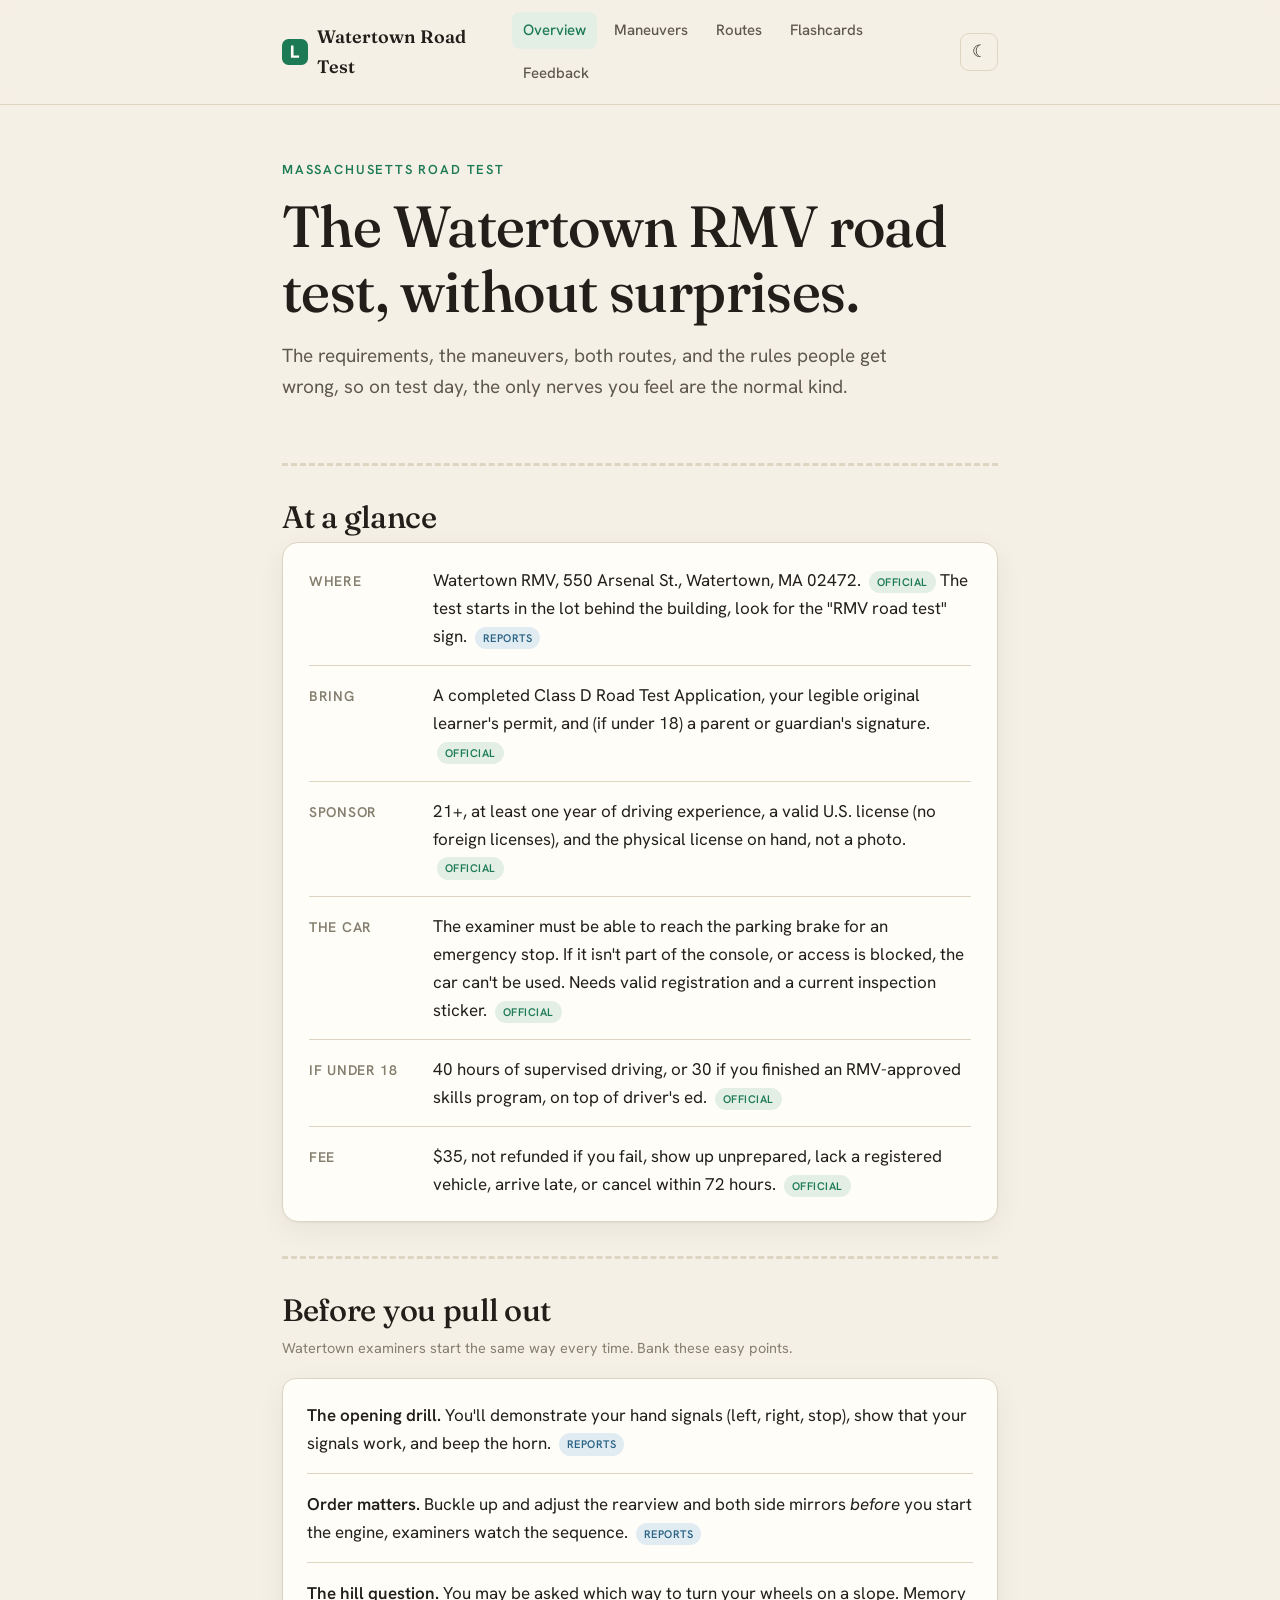
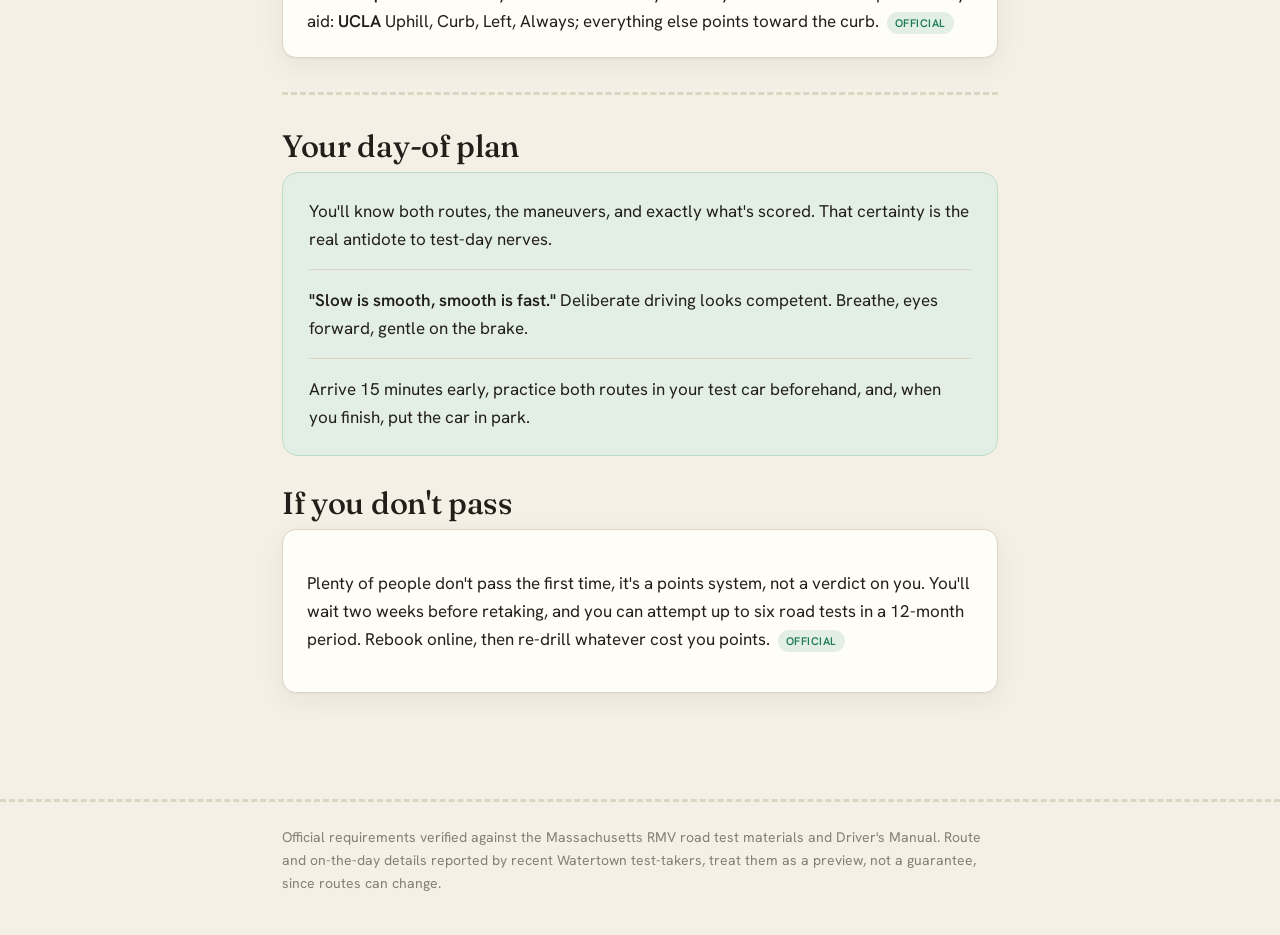
<file: index.html>
<!DOCTYPE html>
<html lang="en">
<head>
<meta charset="UTF-8">
<meta name="viewport" content="width=device-width, initial-scale=1.0">
<title>Watertown RMV Road Test Guide, What to Expect</title>
<meta name="description" content="A free, calm, in-depth guide to the Massachusetts road test at the Watertown RMV: requirements, maneuvers, both routes, and the rules people get wrong.">

<meta property="og:type" content="website">
<meta property="og:title" content="Watertown RMV Road Test Guide, What to Expect">
<meta property="og:description" content="Routes, maneuvers, scored items, and car requirements for the Watertown road test, so nerves don't decide your result.">
<meta property="og:image" content="og-image.png">
<meta property="og:url" content="https://USERNAME.github.io/watertown-road-test/">
<link rel="icon" href="favicon.svg" type="image/svg+xml">
<link rel="preconnect" href="https://fonts.googleapis.com">
<link rel="preconnect" href="https://fonts.gstatic.com" crossorigin>
<link href="https://fonts.googleapis.com/css2?family=Fraunces:opsz,wght@9..144,400;9..144,500;9..144,600&family=Hanken+Grotesk:wght@400;500;600&display=swap" rel="stylesheet">
<link rel="stylesheet" href="styles.css">
<script>(function(){try{var t=localStorage.getItem('theme');if(t==='dark'||(!t&&matchMedia('(prefers-color-scheme: dark)').matches)){document.documentElement.setAttribute('data-theme','dark');}}catch(e){}})();</script>
</head>
<body>

<header class="site-header">
  <div class="nav-inner">
    <a class="brand" href="index.html"><img src="favicon.svg" alt=""> Watertown Road Test</a>
    <nav class="site-nav" aria-label="Main">
      <a href="index.html" aria-current="page">Overview</a>
      <a href="maneuvers.html">Maneuvers</a>
      <a href="routes.html">Routes</a>
      <a href="flashcards.html">Flashcards</a>
      <a href="contact.html">Feedback</a>
    </nav>
    <button class="theme-toggle" id="themeToggle" aria-label="Toggle dark mode" aria-pressed="false">&#9790;</button>
  </div>
</header>

<main>
  <div class="wrap">
    <section class="hero reveal">
      <p class="eyebrow">Massachusetts road test</p>
      <h1>The Watertown RMV road test, without surprises.</h1>
      <p class="promise">The requirements, the maneuvers, both routes, and the rules people get wrong, so on test day, the only nerves you feel are the normal kind.</p>
    </section>

    <hr class="lane">

    <section class="reveal" aria-labelledby="glance-h">
      <h2 id="glance-h">At a glance</h2>
      <div class="glance">
        <dl>
          <div class="row"><dt>Where</dt><dd>Watertown RMV, 550 Arsenal St., Watertown, MA 02472. <span class="src off">Official</span> The test starts in the lot behind the building, look for the "RMV road test" sign. <span class="src rep">Reports</span></dd></div>
          <div class="row"><dt>Bring</dt><dd>A completed Class D Road Test Application, your legible original learner's permit, and (if under 18) a parent or guardian's signature. <span class="src off">Official</span></dd></div>
          <div class="row"><dt>Sponsor</dt><dd>21+, at least one year of driving experience, a valid U.S. license (no foreign licenses), and the physical license on hand, not a photo. <span class="src off">Official</span></dd></div>
          <div class="row"><dt>The car</dt><dd>The examiner must be able to reach the parking brake for an emergency stop. If it isn't part of the console, or access is blocked, the car can't be used. Needs valid registration and a current inspection sticker. <span class="src off">Official</span></dd></div>
          <div class="row"><dt>If under 18</dt><dd>40 hours of supervised driving, or 30 if you finished an RMV-approved skills program, on top of driver's ed. <span class="src off">Official</span></dd></div>
          <div class="row"><dt>Fee</dt><dd>$35, not refunded if you fail, show up unprepared, lack a registered vehicle, arrive late, or cancel within 72 hours. <span class="src off">Official</span></dd></div>
        </dl>
      </div>
    </section>

    <hr class="lane">

    <section class="reveal" aria-labelledby="before-h">
      <h2 id="before-h">Before you pull out</h2>
      <p class="sub">Watertown examiners start the same way every time. Bank these easy points.</p>
      <div class="card">
        <ul class="pts">
          <li><b>The opening drill.</b> You'll demonstrate your hand signals (left, right, stop), show that your signals work, and beep the horn. <span class="src rep">Reports</span></li>
          <li><b>Order matters.</b> Buckle up and adjust the rearview and both side mirrors <em>before</em> you start the engine, examiners watch the sequence. <span class="src rep">Reports</span></li>
          <li><b>The hill question.</b> You may be asked which way to turn your wheels on a slope. Memory aid: <b>UCLA</b> Uphill, Curb, Left, Always; everything else points toward the curb. <span class="src off">Official</span></li>
        </ul>
      </div>
    </section>

    <hr class="lane">

    <section class="reveal" aria-labelledby="day-h">
      <h2 id="day-h">Your day-of plan</h2>
      <div class="calm">
        <ul class="pts">
          <li>You'll know both routes, the maneuvers, and exactly what's scored. That certainty is the real antidote to test-day nerves.</li>
          <li><b>"Slow is smooth, smooth is fast."</b> Deliberate driving looks competent. Breathe, eyes forward, gentle on the brake.</li>
          <li>Arrive 15 minutes early, practice both routes in your test car beforehand, and, when you finish, put the car in park.</li>
        </ul>
      </div>
    </section>

    <section class="reveal" aria-labelledby="fail-h" style="margin-top:24px;">
      <h2 id="fail-h">If you don't pass</h2>
      <div class="card">
        <p style="padding:16px 0;">Plenty of people don't pass the first time, it's a points system, not a verdict on you. You'll wait two weeks before retaking, and you can attempt up to six road tests in a 12-month period. Rebook online, then re-drill whatever cost you points. <span class="src off">Official</span></p>
      </div>
    </section>
  </div>
</main>

<footer class="site-footer">
  <div class="wrap">
    Official requirements verified against the Massachusetts RMV road test materials and Driver's Manual.
    Route and on-the-day details reported by recent Watertown test-takers, treat them as a preview, not a guarantee, since routes can change.
  </div>
</footer>

<script src="theme.js"></script>
</body>
</html>
</file>
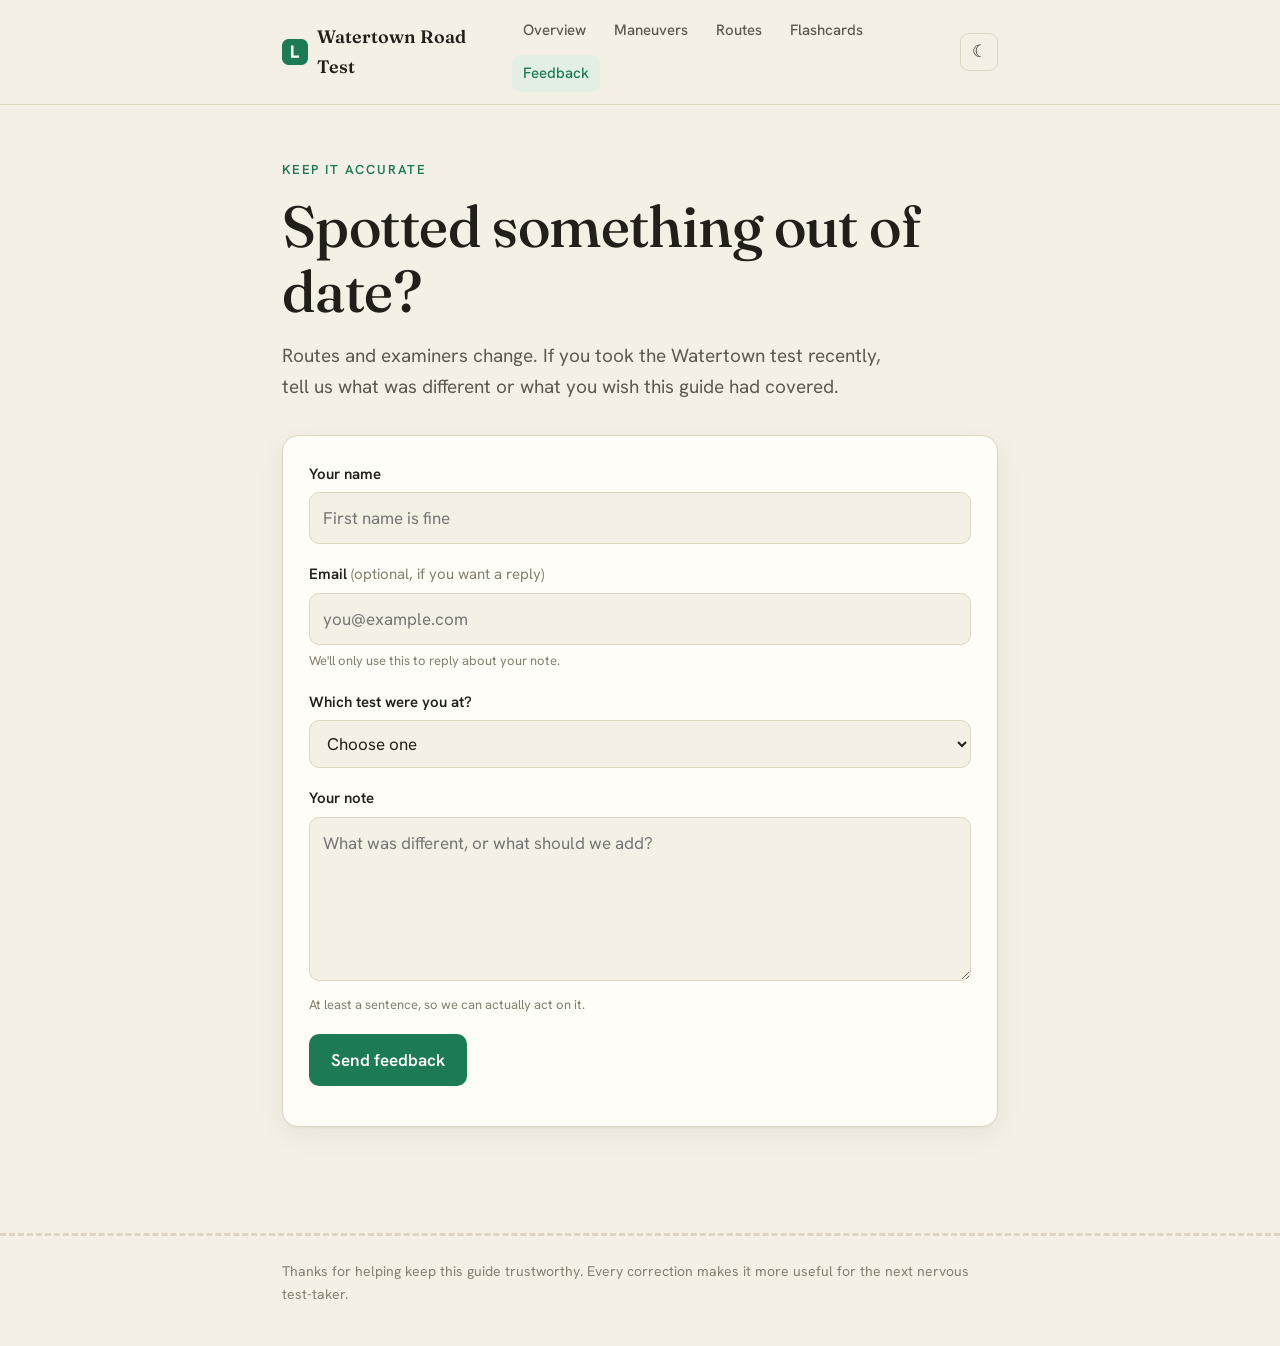
<file: contact.html>
<!DOCTYPE html>
<html lang="en">
<head>
<meta charset="UTF-8">
<meta name="viewport" content="width=device-width, initial-scale=1.0">
<title>Feedback for the Watertown RMV Road Test Guide</title>
<meta name="description" content="Took the Watertown road test recently? Send a correction or tell us what to add. Keeping the guide accurate.">
<meta property="og:type" content="website">
<meta property="og:title" content="Feedback for the Watertown RMV Road Test Guide">
<meta property="og:description" content="Send a correction or tell us what to add to help keep the guide accurate.">
<meta property="og:image" content="og-image.png">
<meta property="og:url" content="https://smotwani1.github.io/watertown-road-test/contact.html">
<link rel="icon" href="favicon.svg" type="image/svg+xml">
<link rel="preconnect" href="https://fonts.googleapis.com">
<link rel="preconnect" href="https://fonts.gstatic.com" crossorigin>
<link href="https://fonts.googleapis.com/css2?family=Fraunces:opsz,wght@9..144,400;9..144,500;9..144,600&family=Hanken+Grotesk:wght@400;500;600&display=swap" rel="stylesheet">
<link rel="stylesheet" href="styles.css">
<script>(function(){try{var t=localStorage.getItem('theme');if(t==='dark'||(!t&&matchMedia('(prefers-color-scheme: dark)').matches)){document.documentElement.setAttribute('data-theme','dark');}}catch(e){}})();</script>
</head>
<body>

<header class="site-header">
  <div class="nav-inner">
    <a class="brand" href="index.html"><img src="favicon.svg" alt=""> Watertown Road Test</a>
    <nav class="site-nav" aria-label="Main">
      <a href="index.html">Overview</a>
      <a href="maneuvers.html">Maneuvers</a>
      <a href="routes.html">Routes</a>
      <a href="flashcards.html">Flashcards</a>
      <a href="contact.html" aria-current="page">Feedback</a>
    </nav>
    <button class="theme-toggle" id="themeToggle" aria-label="Toggle dark mode" aria-pressed="false">&#9790;</button>
  </div>
</header>

<main>
  <div class="wrap">
    <section class="hero reveal">
      <p class="eyebrow">Keep it accurate</p>
      <h1>Spotted something out of date?</h1>
      <p class="promise">Routes and examiners change. If you took the Watertown test recently, tell us what was different or what you wish this guide had covered.</p>
    </section>

    <section class="reveal" aria-labelledby="form-h">
      <h2 id="form-h" class="sr-only">Feedback form</h2>
      <div class="form-card">
        <form id="feedbackForm" novalidate>
          <div class="field">
            <label for="name">Your name</label>
            <input type="text" id="name" name="name" required minlength="2" autocomplete="name" placeholder="First name is fine">
          </div>
          <div class="field">
            <label for="email">Email <span style="font-weight:400;color:var(--faint);">(optional, if you want a reply)</span></label>
            <input type="email" id="email" name="email" autocomplete="email" placeholder="you@example.com">
            <p class="help">We'll only use this to reply about your note.</p>
          </div>
          <div class="field">
            <label for="site">Which test were you at?</label>
            <select id="site" name="site" required>
              <option value="" disabled selected>Choose one</option>
              <option>Watertown</option>
              <option>Another MA RMV site</option>
              <option>Haven't taken it yet</option>
            </select>
          </div>
          <div class="field">
            <label for="message">Your note</label>
            <textarea id="message" name="message" rows="5" required minlength="10" placeholder="What was different, or what should we add?"></textarea>
            <p class="help">At least a sentence, so we can actually act on it.</p>
          </div>
          <button class="btn" type="submit">Send feedback</button>
          <p class="form-status" id="formStatus" role="status" aria-live="polite"></p>
        </form>
      </div>
    </section>
  </div>
</main>

<footer class="site-footer">
  <div class="wrap">Thanks for helping keep this guide trustworthy. Every correction makes it more useful for the next nervous test-taker.</div>
</footer>

<script src="theme.js"></script>
<script>
  var form = document.getElementById('feedbackForm');
  var status = document.getElementById('formStatus');
  form.addEventListener('submit', function (e) {
    e.preventDefault();
    if (!form.checkValidity()) {
      form.reportValidity();
      return;
    }
    status.textContent = 'Thanks, ' + document.getElementById('name').value.trim() + ', your note has been recorded. (Demo: not yet sent anywhere.)';
    form.reset();
  });
</script>
</body>
</html>
</file>
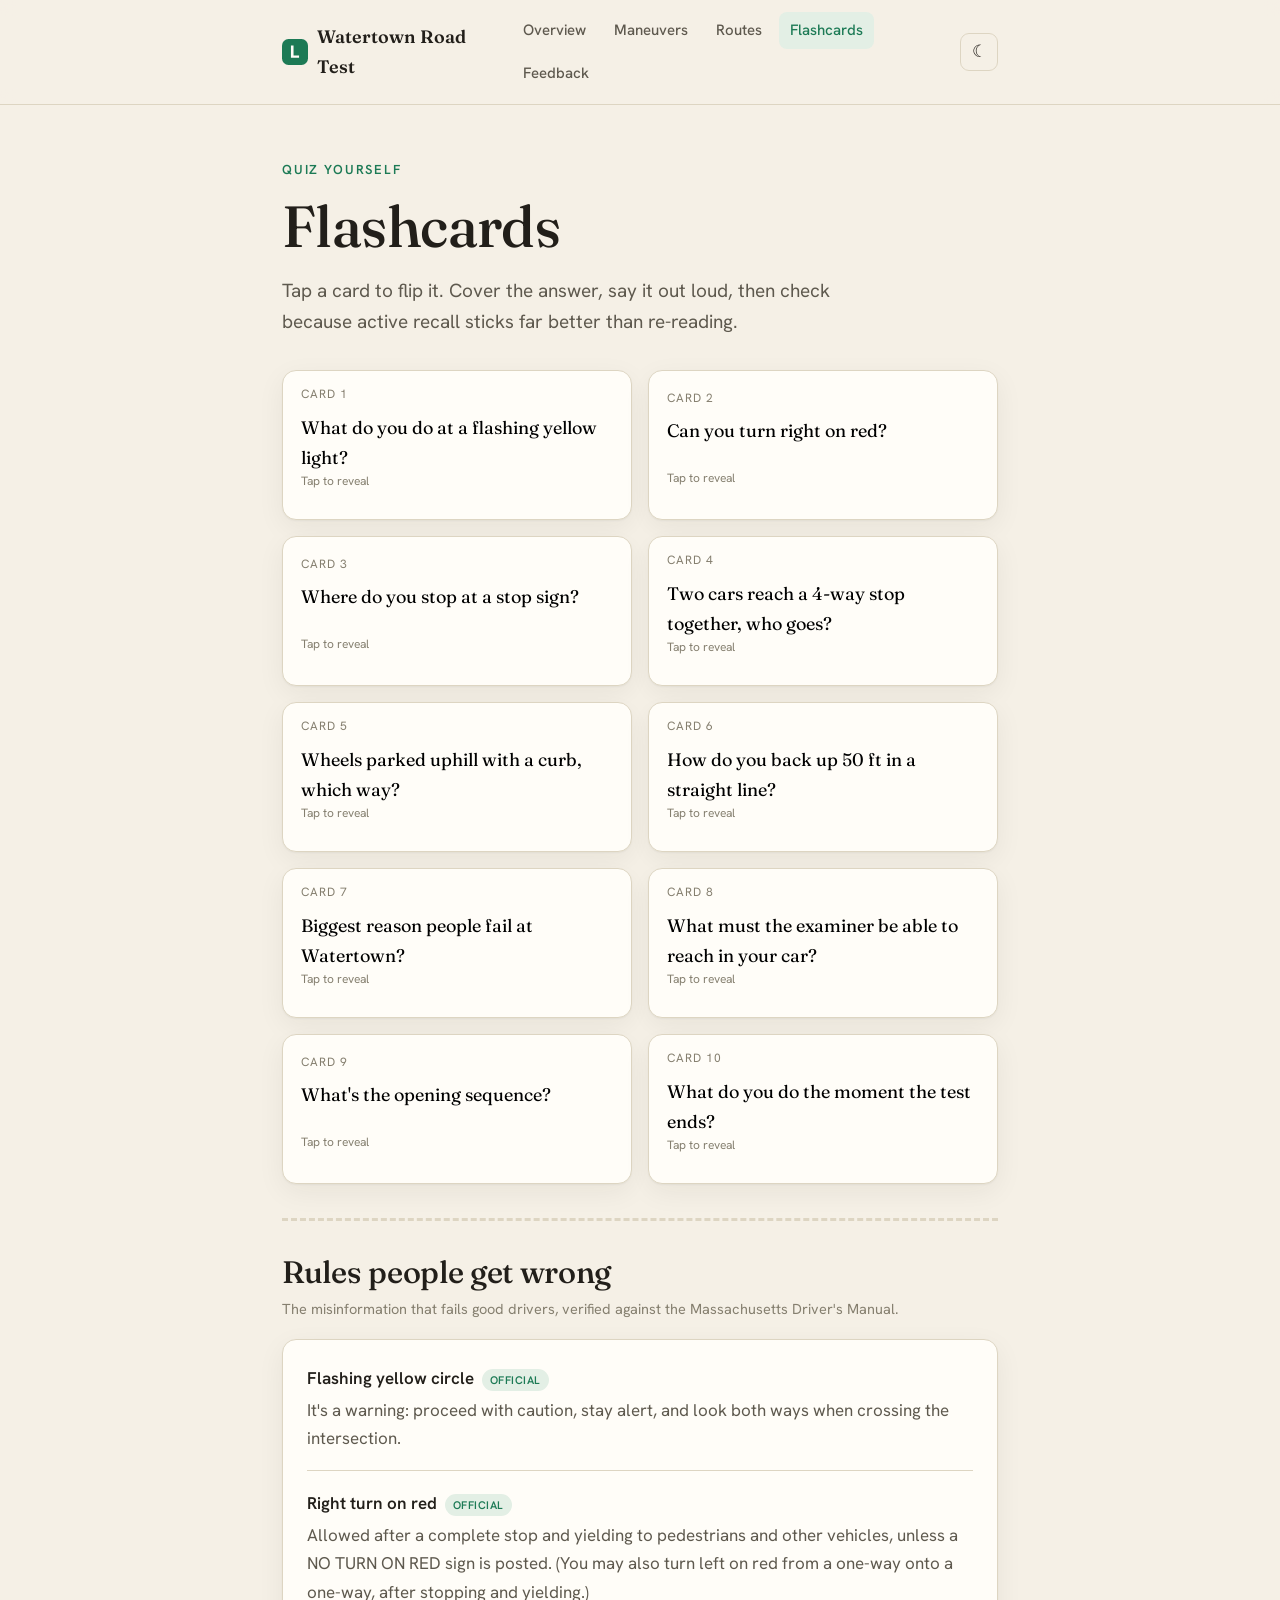
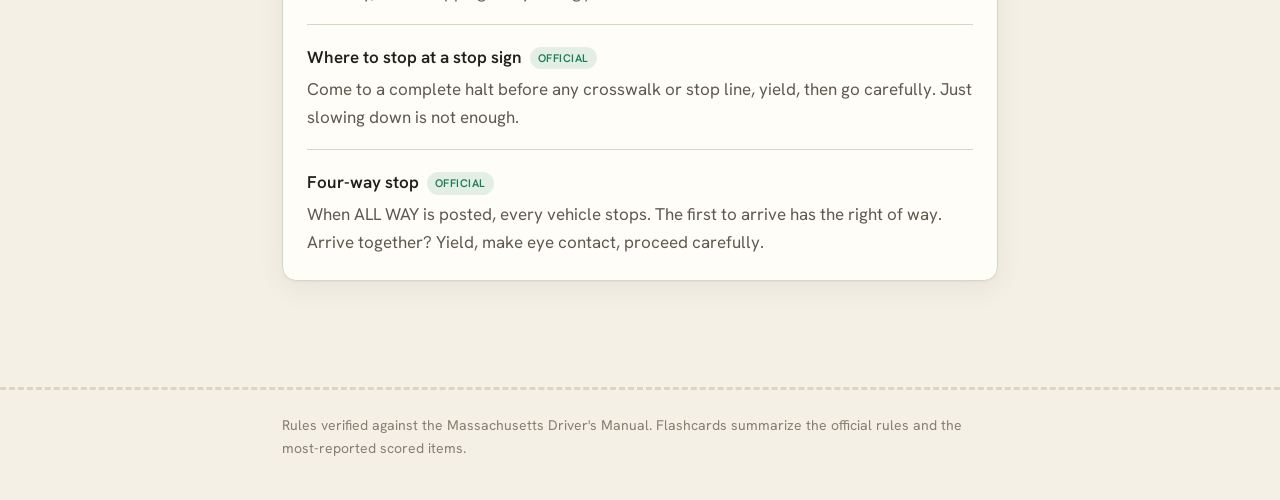
<file: flashcards.html>
<!DOCTYPE html>
<html lang="en">
<head>
<meta charset="UTF-8">
<meta name="viewport" content="width=device-width, initial-scale=1.0">
<title>Flashcards of the Watertown RMV Road Test Guide</title>
<meta name="description" content="Flip-card self-quiz for the Watertown road test: rules of the road, scored items, and the things people get wrong. Built for active-recall study.">
<meta property="og:type" content="website">
<meta property="og:title" content="Road Test Flashcards for the Watertown RMV">
<meta property="og:description" content="Quiz yourself on the rules and scored items with flip cards built for active recall.">
<meta property="og:image" content="og-image.png">
<meta property="og:url" content="https://USERNAME.github.io/watertown-road-test/flashcards.html">
<link rel="icon" href="favicon.svg" type="image/svg+xml">
<link rel="preconnect" href="https://fonts.googleapis.com">
<link rel="preconnect" href="https://fonts.gstatic.com" crossorigin>
<link href="https://fonts.googleapis.com/css2?family=Fraunces:opsz,wght@9..144,400;9..144,500;9..144,600&family=Hanken+Grotesk:wght@400;500;600&display=swap" rel="stylesheet">
<link rel="stylesheet" href="styles.css">
<script>(function(){try{var t=localStorage.getItem('theme');if(t==='dark'||(!t&&matchMedia('(prefers-color-scheme: dark)').matches)){document.documentElement.setAttribute('data-theme','dark');}}catch(e){}})();</script>
</head>
<body>

<header class="site-header">
  <div class="nav-inner">
    <a class="brand" href="index.html"><img src="favicon.svg" alt=""> Watertown Road Test</a>
    <nav class="site-nav" aria-label="Main">
      <a href="index.html">Overview</a>
      <a href="maneuvers.html">Maneuvers</a>
      <a href="routes.html">Routes</a>
      <a href="flashcards.html" aria-current="page">Flashcards</a>
      <a href="contact.html">Feedback</a>
    </nav>
    <button class="theme-toggle" id="themeToggle" aria-label="Toggle dark mode" aria-pressed="false">&#9790;</button>
  </div>
</header>

<main>
  <div class="wrap">
    <section class="hero reveal">
      <p class="eyebrow">Quiz yourself</p>
      <h1>Flashcards</h1>
      <p class="promise">Tap a card to flip it. Cover the answer, say it out loud, then check because active recall sticks far better than re-reading.</p>
    </section>

    <section class="reveal" aria-labelledby="cards-h">
      <h2 id="cards-h" class="sr-only">Flashcards</h2>
      <div class="flash-grid" id="flashGrid">
      </div>
    </section>

    <hr class="lane">

    <section class="reveal" aria-labelledby="rules-h">
      <h2 id="rules-h">Rules people get wrong</h2>
      <p class="sub">The misinformation that fails good drivers, verified against the Massachusetts Driver's Manual.</p>
      <div class="card">
        <div class="qa"><p class="q">Flashing yellow circle <span class="src off">Official</span></p><p class="a">It's a warning: proceed with caution, stay alert, and look both ways when crossing the intersection.</p></div>
        <div class="qa"><p class="q">Right turn on red <span class="src off">Official</span></p><p class="a">Allowed after a complete stop and yielding to pedestrians and other vehicles, unless a NO TURN ON RED sign is posted. (You may also turn left on red from a one-way onto a one-way, after stopping and yielding.)</p></div>
        <div class="qa"><p class="q">Where to stop at a stop sign <span class="src off">Official</span></p><p class="a">Come to a complete halt before any crosswalk or stop line, yield, then go carefully. Just slowing down is not enough.</p></div>
        <div class="qa"><p class="q">Four-way stop <span class="src off">Official</span></p><p class="a">When ALL WAY is posted, every vehicle stops. The first to arrive has the right of way. Arrive together? Yield, make eye contact, proceed carefully.</p></div>
      </div>
    </section>
  </div>
</main>

<footer class="site-footer">
  <div class="wrap">Rules verified against the Massachusetts Driver's Manual. Flashcards summarize the official rules and the most-reported scored items.</div>
</footer>

<script src="theme.js"></script>
<script>
  var CARDS = [
    {q:"What do you do at a flashing yellow light?", a:"Slow down, stay alert, look both ways, and proceed with caution."},
    {q:"Can you turn right on red?", a:"Yes, after a complete stop and yielding to pedestrians and traffic, unless a NO TURN ON RED sign is posted."},
    {q:"Where do you stop at a stop sign?", a:"Completely, before any crosswalk or stop line. Slowing down isn't enough."},
    {q:"Two cars reach a 4-way stop together, who goes?", a:"The first to arrive has the right of way. If unsure, yield and make eye contact."},
    {q:"Wheels parked uphill with a curb, which way?", a:"Toward the center of the road, away from the curb. (UCLA: Uphill, Curb, Left.)"},
    {q:"How do you back up 50 ft in a straight line?", a:"Look out the rear window and use your mirrors, not the steering wheel."},
    {q:"Biggest reason people fail at Watertown?", a:"Not making visual / shoulder checks obvious before maneuvers."},
    {q:"What must the examiner be able to reach in your car?", a:"The parking brake. Push-button or console-blocked brakes can disqualify the car."},
    {q:"What's the opening sequence?", a:"Hand signals, confirm signals work, beep the horn, and buckle up + adjust mirrors before starting the engine."},
    {q:"What do you do the moment the test ends?", a:"Put the car in park. People lose an easy point by forgetting."}
  ];
  var grid = document.getElementById('flashGrid');
  CARDS.forEach(function(c, i){
    var btn = document.createElement('button');
    btn.className = 'flash';
    btn.type = 'button';
    btn.setAttribute('aria-pressed', 'false');
    btn.setAttribute('aria-label', 'Flashcard: ' + c.q);
    btn.innerHTML =
      '<div class="flash-inner">' +
        '<div class="flash-face flash-front"><p class="label">Card ' + (i+1) + '</p><p class="q">' + c.q + '</p><p class="hint">Tap to reveal</p></div>' +
        '<div class="flash-face flash-back"><p>' + c.a + '</p></div>' +
      '</div>';
    btn.addEventListener('click', function(){
      var pressed = btn.getAttribute('aria-pressed') === 'true';
      btn.setAttribute('aria-pressed', pressed ? 'false' : 'true');
    });
    grid.appendChild(btn);
  });
</script>
</body>
</html>
</file>
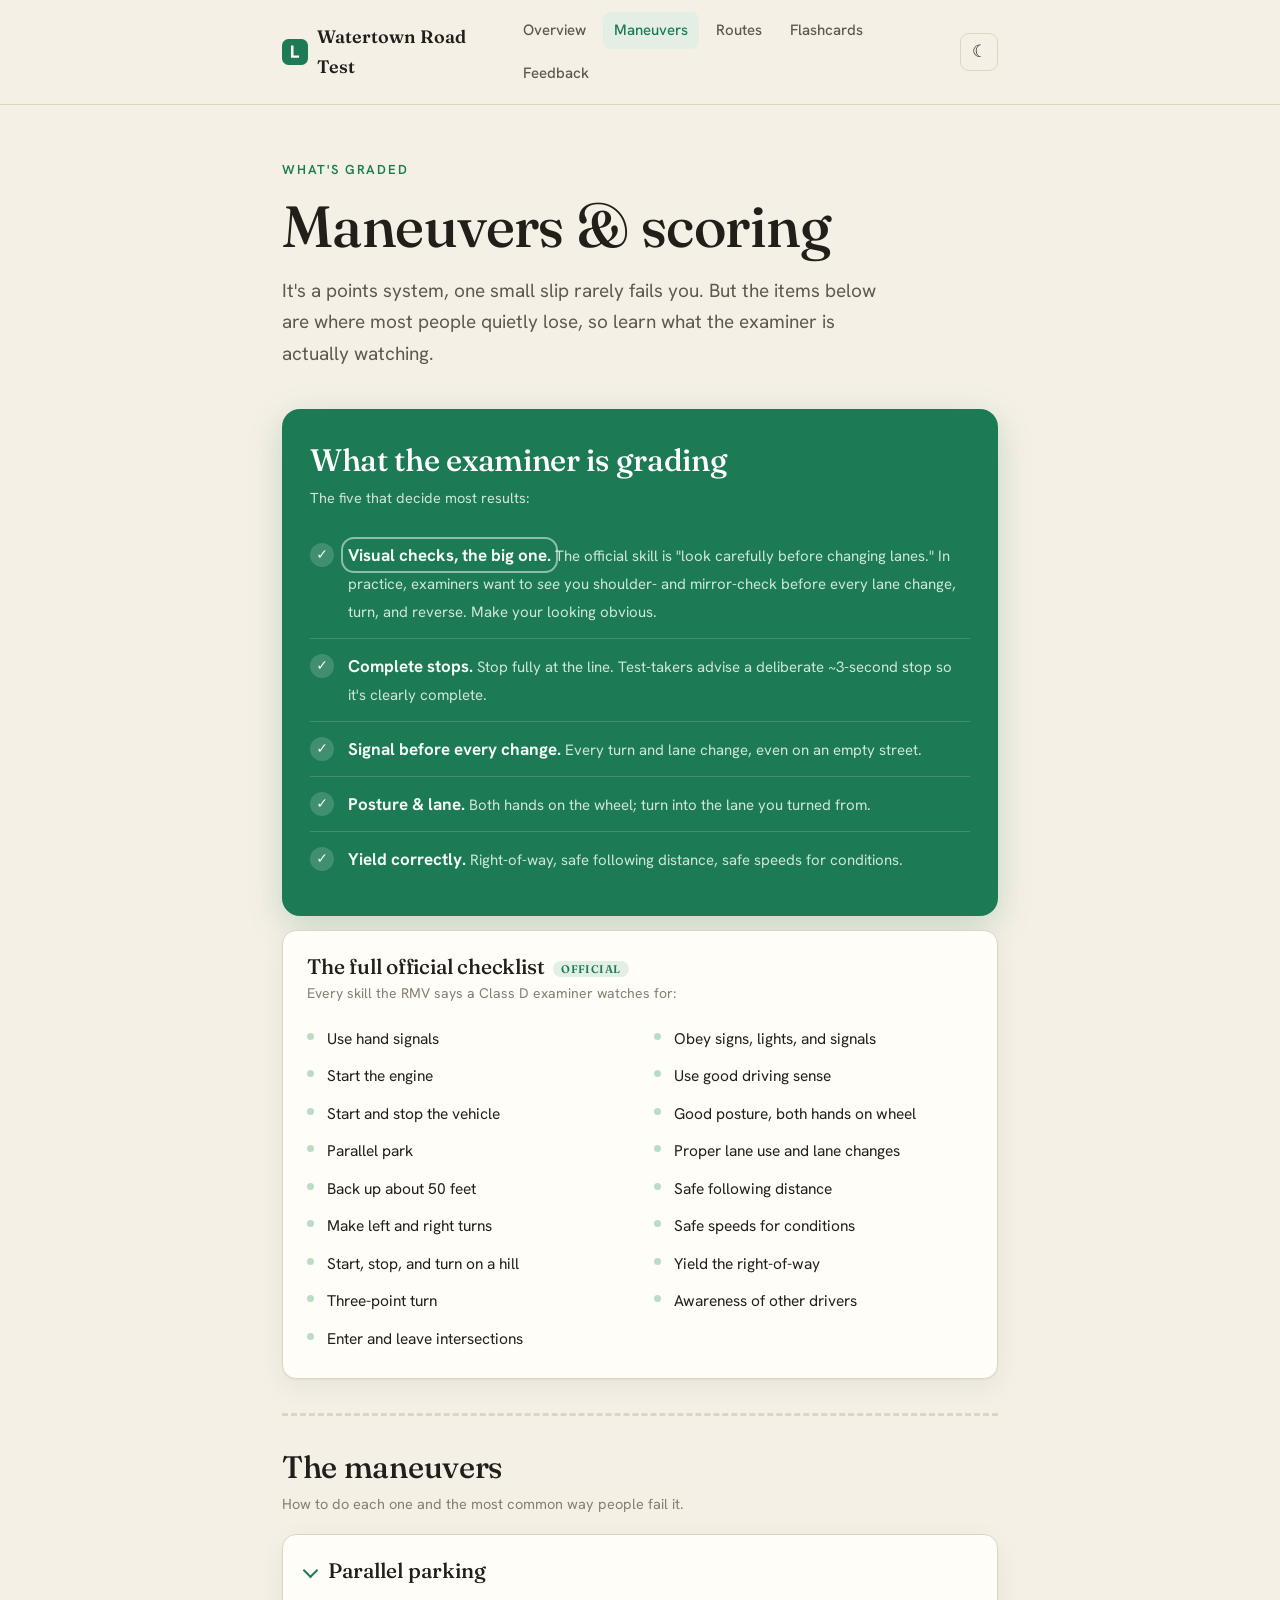
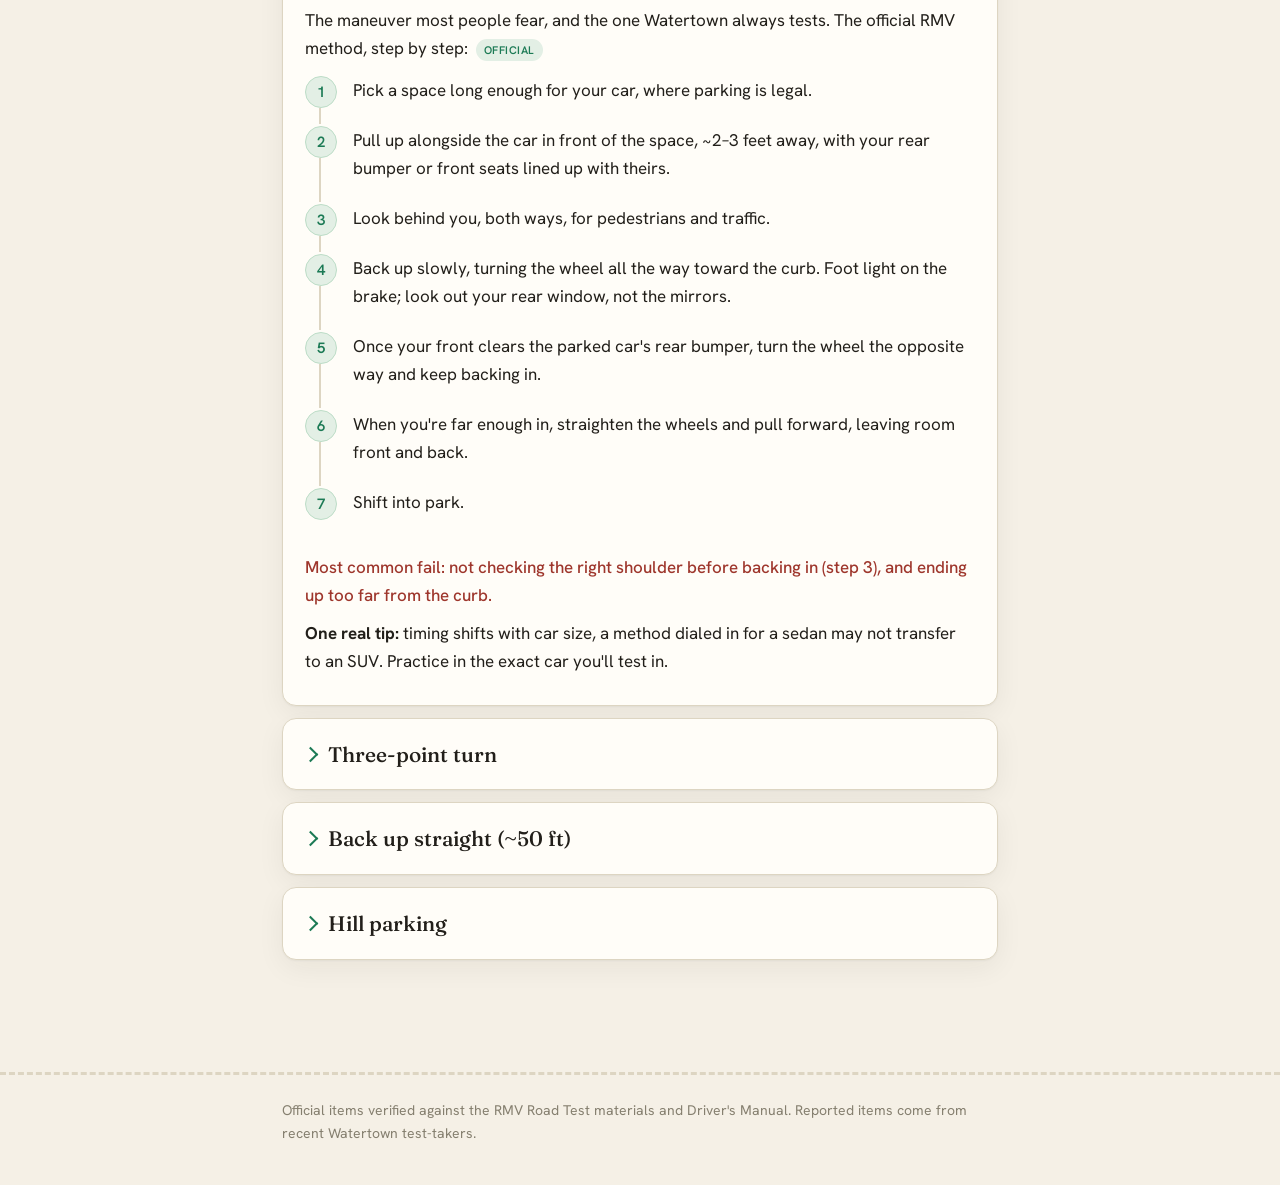
<file: maneuvers.html>
<!DOCTYPE html>
<html lang="en">
<head>
<meta charset="UTF-8">
<meta name="viewport" content="width=device-width, initial-scale=1.0">
<title>Maneuvers & Scoring of the Watertown RMV Road Test Guide</title>
<meta name="description" content="What the examiner grades on the Watertown road test, plus step-by-step instructions for parallel parking, the three-point turn, backing up, and hill parking.">
<meta property="og:type" content="website">
<meta property="og:title" content="Maneuvers & Scoring of the Watertown RMV Road Test">
<meta property="og:description" content="What's graded, and how to do every maneuver, with the most common way people fail each one.">
<meta property="og:image" content="og-image.png">
<meta property="og:url" content="https://USERNAME.github.io/watertown-road-test/maneuvers.html">
<link rel="icon" href="favicon.svg" type="image/svg+xml">
<link rel="preconnect" href="https://fonts.googleapis.com">
<link rel="preconnect" href="https://fonts.gstatic.com" crossorigin>
<link href="https://fonts.googleapis.com/css2?family=Fraunces:opsz,wght@9..144,400;9..144,500;9..144,600&family=Hanken+Grotesk:wght@400;500;600&display=swap" rel="stylesheet">
<link rel="stylesheet" href="styles.css">
<script>(function(){try{var t=localStorage.getItem('theme');if(t==='dark'||(!t&&matchMedia('(prefers-color-scheme: dark)').matches)){document.documentElement.setAttribute('data-theme','dark');}}catch(e){}})();</script>
</head>
<body>

<header class="site-header">
  <div class="nav-inner">
    <a class="brand" href="index.html"><img src="favicon.svg" alt=""> Watertown Road Test</a>
    <nav class="site-nav" aria-label="Main">
      <a href="index.html">Overview</a>
      <a href="maneuvers.html" aria-current="page">Maneuvers</a>
      <a href="routes.html">Routes</a>
      <a href="flashcards.html">Flashcards</a>
      <a href="contact.html">Feedback</a>
    </nav>
    <button class="theme-toggle" id="themeToggle" aria-label="Toggle dark mode" aria-pressed="false">&#9790;</button>
  </div>
</header>

<main>
  <div class="wrap">
    <section class="hero reveal">
      <p class="eyebrow">What's graded</p>
      <h1>Maneuvers &amp; scoring</h1>
      <p class="promise">It's a points system, one small slip rarely fails you. But the items below are where most people quietly lose, so learn what the examiner is actually watching.</p>
    </section>

    <section class="scored reveal" aria-labelledby="scored-h">
      <h2 id="scored-h">What the examiner is grading</h2>
      <p class="sub">The five that decide most results:</p>
      <ul>
        <li><span class="check">&check;</span><div><b class="big">Visual checks, the big one.</b> <span class="note">The official skill is "look carefully before changing lanes." In practice, examiners want to <em>see</em> you shoulder- and mirror-check before every lane change, turn, and reverse. Make your looking obvious.</span></div></li>
        <li><span class="check">&check;</span><div><b>Complete stops.</b> <span class="note">Stop fully at the line. Test-takers advise a deliberate ~3-second stop so it's clearly complete.</span></div></li>
        <li><span class="check">&check;</span><div><b>Signal before every change.</b> <span class="note">Every turn and lane change, even on an empty street.</span></div></li>
        <li><span class="check">&check;</span><div><b>Posture &amp; lane.</b> <span class="note">Both hands on the wheel; turn into the lane you turned from.</span></div></li>
        <li><span class="check">&check;</span><div><b>Yield correctly.</b> <span class="note">Right-of-way, safe following distance, safe speeds for conditions.</span></div></li>
      </ul>
    </section>

    <section class="reveal" aria-labelledby="checklist-h">
      <div class="card">
        <h2 id="checklist-h" style="font-size:21px;margin:18px 0 4px;">The full official checklist <span class="src off">Official</span></h2>
        <p style="color:var(--faint);font-size:14px;margin:0 0 14px;">Every skill the RMV says a Class D examiner watches for:</p>
        <ul class="official-list">
          <li>Use hand signals</li><li>Start the engine</li><li>Start and stop the vehicle</li>
          <li>Parallel park</li><li>Back up about 50 feet</li><li>Make left and right turns</li>
          <li>Start, stop, and turn on a hill</li><li>Three-point turn</li><li>Enter and leave intersections</li>
          <li>Obey signs, lights, and signals</li><li>Use good driving sense</li><li>Good posture, both hands on wheel</li>
          <li>Proper lane use and lane changes</li><li>Safe following distance</li><li>Safe speeds for conditions</li>
          <li>Yield the right-of-way</li><li>Awareness of other drivers</li>
        </ul>
        <div style="height:14px;"></div>
      </div>
    </section>

    <hr class="lane">

    <section class="reveal" aria-labelledby="man-h">
      <h2 id="man-h">The maneuvers</h2>
      <p class="sub">How to do each one and the most common way people fail it.</p>

      <details open>
        <summary>Parallel parking</summary>
        <div class="body">
          <p>The maneuver most people fear, and the one Watertown always tests. The official RMV method, step by step: <span class="src off">Official</span></p>
          <ol class="route" style="margin-top:14px;">
            <li>Pick a space long enough for your car, where parking is legal.</li>
            <li>Pull up alongside the car in front of the space, ~2–3 feet away, with your rear bumper or front seats lined up with theirs.</li>
            <li>Look behind you, both ways, for pedestrians and traffic.</li>
            <li>Back up slowly, turning the wheel all the way toward the curb. Foot light on the brake; look out your rear window, not the mirrors.</li>
            <li>Once your front clears the parked car's rear bumper, turn the wheel the opposite way and keep backing in.</li>
            <li>When you're far enough in, straighten the wheels and pull forward, leaving room front and back.</li>
            <li>Shift into park.</li>
          </ol>
          <p style="margin-top:14px;" class="fail">Most common fail: not checking the right shoulder before backing in (step 3), and ending up too far from the curb.</p>
          <p><b>One real tip:</b> timing shifts with car size, a method dialed in for a sedan may not transfer to an SUV. Practice in the exact car you'll test in.</p>
        </div>
      </details>

      <details>
        <summary>Three-point turn</summary>
        <div class="body">
          <p>Done on Berkley St, near the CrossFit gym. If a car comes toward you mid-turn, don't panic, one recent test-taker simply finished the maneuver and let the other driver back up. Composure is part of the grade. <span class="src rep">Reports</span></p>
          <p class="fail">Most common fail: forgetting to shift into reverse for the middle step under nerves.</p>
        </div>
      </details>

      <details>
        <summary>Back up straight (~50 ft)</summary>
        <div class="body">
          <p>Look out the rear window and use your mirrors to stay straight, the steering wheel won't tell you anything useful. Drifting onto the curb or grass counts as hitting the curb. <span class="src off">Official</span></p>
        </div>
      </details>

      <details>
        <summary>Hill parking</summary>
        <div class="body">
          <p>Show the correct wheel direction parked uphill and downhill, with and without a curb. Remember UCLA, Uphill, Curb, Left, Always; everything else turns toward the curb. <span class="src off">Official</span></p>
        </div>
      </details>
    </section>
  </div>
</main>

<footer class="site-footer">
  <div class="wrap">Official items verified against the RMV Road Test materials and Driver's Manual. Reported items come from recent Watertown test-takers.</div>
</footer>

<script src="theme.js"></script>
</body>
</html>
</file>
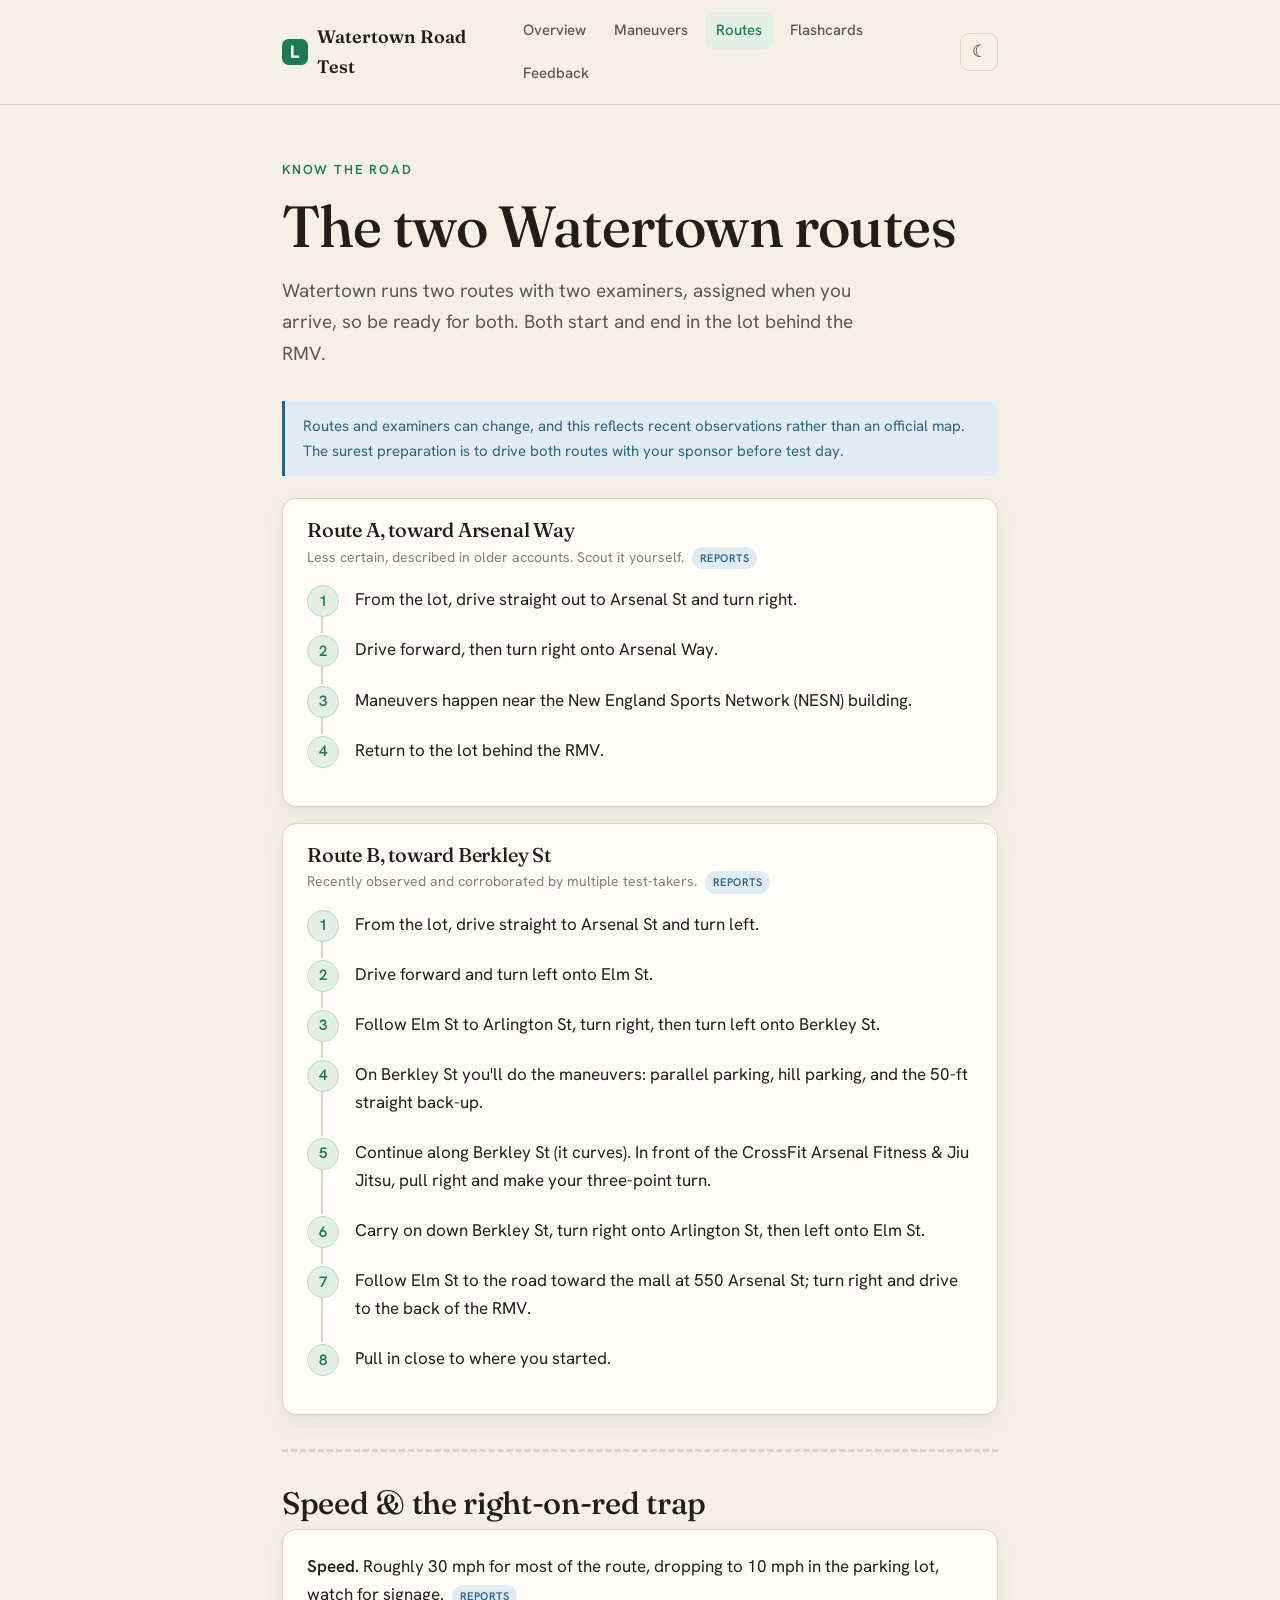
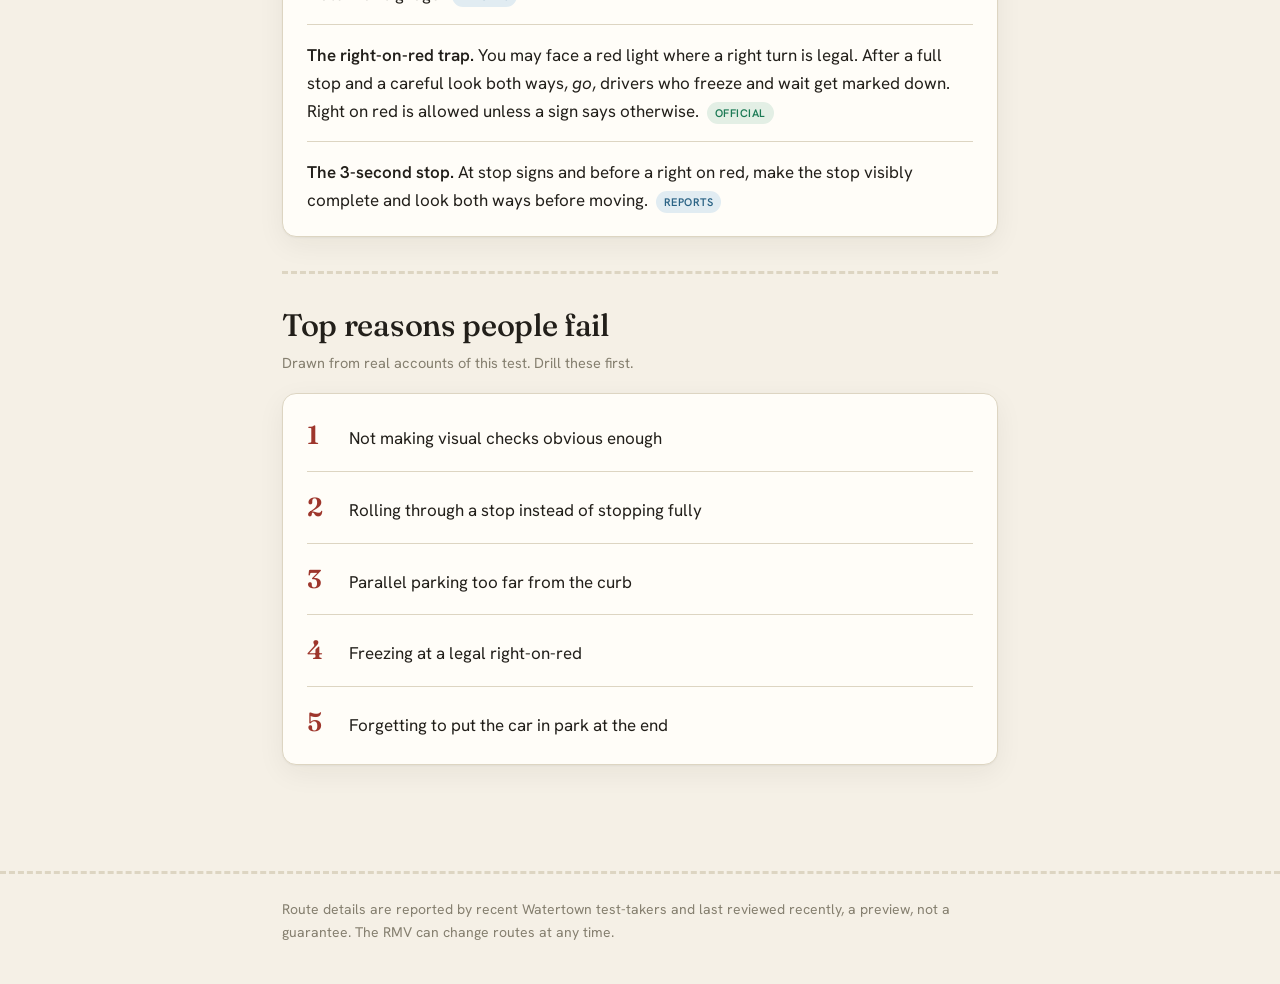
<file: routes.html>
<!DOCTYPE html>
<html lang="en">
<head>
<meta charset="UTF-8">
<meta name="viewport" content="width=device-width, initial-scale=1.0">
<title>The Two Routes, Watertown RMV Road Test Guide</title>
<meta name="description" content="Both Watertown RMV road test routes as recent test-takers describe them, plus speed zones, the right-on-red trap, and the top reasons people fail.">
<meta property="og:type" content="website">
<meta property="og:title" content="The Two Watertown Road Test Routes">
<meta property="og:description" content="Both routes, the speed zones, and the right-on-red trap, written so you're ready either way.">
<meta property="og:image" content="og-image.png">
<meta property="og:url" content="https://USERNAME.github.io/watertown-road-test/routes.html">
<link rel="icon" href="favicon.svg" type="image/svg+xml">
<link rel="preconnect" href="https://fonts.googleapis.com">
<link rel="preconnect" href="https://fonts.gstatic.com" crossorigin>
<link href="https://fonts.googleapis.com/css2?family=Fraunces:opsz,wght@9..144,400;9..144,500;9..144,600&family=Hanken+Grotesk:wght@400;500;600&display=swap" rel="stylesheet">
<link rel="stylesheet" href="styles.css">
<script>(function(){try{var t=localStorage.getItem('theme');if(t==='dark'||(!t&&matchMedia('(prefers-color-scheme: dark)').matches)){document.documentElement.setAttribute('data-theme','dark');}}catch(e){}})();</script>
</head>
<body>

<header class="site-header">
  <div class="nav-inner">
    <a class="brand" href="index.html"><img src="favicon.svg" alt=""> Watertown Road Test</a>
    <nav class="site-nav" aria-label="Main">
      <a href="index.html">Overview</a>
      <a href="maneuvers.html">Maneuvers</a>
      <a href="routes.html" aria-current="page">Routes</a>
      <a href="flashcards.html">Flashcards</a>
      <a href="contact.html">Feedback</a>
    </nav>
    <button class="theme-toggle" id="themeToggle" aria-label="Toggle dark mode" aria-pressed="false">&#9790;</button>
  </div>
</header>

<main>
  <div class="wrap">
    <section class="hero reveal">
      <p class="eyebrow">Know the road</p>
      <h1>The two Watertown routes</h1>
      <p class="promise">Watertown runs two routes with two examiners, assigned when you arrive, so be ready for both. Both start and end in the lot behind the RMV.</p>
    </section>

    <section class="reveal" aria-labelledby="routes-h">
      <h2 id="routes-h" class="sr-only">Routes</h2>
      <div class="caveat">Routes and examiners can change, and this reflects recent observations rather than an official map. The surest preparation is to drive both routes with your sponsor before test day.</div>

      <div class="routecard">
        <h3>Route A, toward Arsenal Way</h3>
        <p class="tagline">Less certain, described in older accounts. Scout it yourself. <span class="src rep">Reports</span></p>
        <ol class="route">
          <li>From the lot, drive straight out to Arsenal St and turn right.</li>
          <li>Drive forward, then turn right onto Arsenal Way.</li>
          <li>Maneuvers happen near the New England Sports Network (NESN) building.</li>
          <li>Return to the lot behind the RMV.</li>
        </ol>
      </div>

      <div class="routecard">
        <h3>Route B, toward Berkley St</h3>
        <p class="tagline">Recently observed and corroborated by multiple test-takers. <span class="src rep">Reports</span></p>
        <ol class="route">
          <li>From the lot, drive straight to Arsenal St and turn left.</li>
          <li>Drive forward and turn left onto Elm St.</li>
          <li>Follow Elm St to Arlington St, turn right, then turn left onto Berkley St.</li>
          <li>On Berkley St you'll do the maneuvers: parallel parking, hill parking, and the 50-ft straight back-up.</li>
          <li>Continue along Berkley St (it curves). In front of the CrossFit Arsenal Fitness &amp; Jiu Jitsu, pull right and make your three-point turn.</li>
          <li>Carry on down Berkley St, turn right onto Arlington St, then left onto Elm St.</li>
          <li>Follow Elm St to the road toward the mall at 550 Arsenal St; turn right and drive to the back of the RMV.</li>
          <li>Pull in close to where you started.</li>
        </ol>
      </div>
    </section>

    <hr class="lane">

    <section class="reveal" aria-labelledby="speed-h">
      <h2 id="speed-h">Speed &amp; the right-on-red trap</h2>
      <div class="card">
        <ul class="pts">
          <li><b>Speed.</b> Roughly 30 mph for most of the route, dropping to 10 mph in the parking lot, watch for signage. <span class="src rep">Reports</span></li>
          <li><b>The right-on-red trap.</b> You may face a red light where a right turn is legal. After a full stop and a careful look both ways, <em>go</em>, drivers who freeze and wait get marked down. Right on red is allowed unless a sign says otherwise. <span class="src off">Official</span></li>
          <li><b>The 3-second stop.</b> At stop signs and before a right on red, make the stop visibly complete and look both ways before moving. <span class="src rep">Reports</span></li>
        </ul>
      </div>
    </section>

    <hr class="lane">

    <section class="reveal" aria-labelledby="top-h">
      <h2 id="top-h">Top reasons people fail</h2>
      <p class="sub">Drawn from real accounts of this test. Drill these first.</p>
      <div class="card">
        <ol class="rank">
          <li>Not making visual checks obvious enough</li>
          <li>Rolling through a stop instead of stopping fully</li>
          <li>Parallel parking too far from the curb</li>
          <li>Freezing at a legal right-on-red</li>
          <li>Forgetting to put the car in park at the end</li>
        </ol>
      </div>
    </section>
  </div>
</main>

<footer class="site-footer">
  <div class="wrap">Route details are reported by recent Watertown test-takers and last reviewed recently, a preview, not a guarantee. The RMV can change routes at any time.</div>
</footer>

<script src="theme.js"></script>
</body>
</html>
</file>
<file: styles.css>
:root{
  --paper:#f5f0e6; --card:#fffdf8; --ink:#221f1a; --soft:#5e594e; --faint:#857f6f;
  --line:#ddd5c2; --go:#1c7a55; --go-soft:#e3efe5; --go-line:#bcdcc6;
  --warn:#9a5d0e; --warn-soft:#f6ead3; --alert:#9e362c; --alert-soft:#f4e1dc;
  --report:#2b6385; --report-soft:#e1ecf2;
  --scored-bg:#1c7a55; --scored-text:#f4faf5; --scored-soft:#cfe7d6;
  --shadow:0 1px 2px rgba(40,35,25,.05),0 8px 28px rgba(40,35,25,.06);
}
:root[data-theme="dark"]{
  --paper:#1a1815; --card:#24211c; --ink:#efeadf; --soft:#bbb4a4; --faint:#8f8878;
  --line:#39342c; --go:#5cc093; --go-soft:#1f3a2c; --go-line:#315a45;
  --warn:#d79a4a; --warn-soft:#3a2f1c; --alert:#e08b80; --alert-soft:#3a241f;
  --report:#7fb4d6; --report-soft:#1e2f3a;
  --scored-bg:#1d6e4e; --scored-text:#f1faf4; --scored-soft:#bfe0cc;
  --shadow:0 1px 2px rgba(0,0,0,.3),0 8px 28px rgba(0,0,0,.35);
}

*{box-sizing:border-box;}
html{scroll-behavior:smooth;}
body{
  margin:0; background:var(--paper); color:var(--ink);
  font-family:"Hanken Grotesk",system-ui,sans-serif; font-size:17px; line-height:1.65;
  -webkit-font-smoothing:antialiased; transition:background .25s ease,color .25s ease;
}
h1,h2,h3{font-family:"Fraunces",Georgia,serif; font-weight:500; line-height:1.12; letter-spacing:-.01em;}
a{color:var(--go);}
.wrap{max-width:760px; margin:0 auto; padding:0 22px;}
.sr-only{position:absolute;width:1px;height:1px;padding:0;margin:-1px;overflow:hidden;clip:rect(0 0 0 0);border:0;}

/* ---- Header / nav (flexbox) ------------------------------------------- */
.site-header{position:sticky; top:0; z-index:20; background:color-mix(in srgb,var(--paper) 88%,transparent);
  backdrop-filter:blur(8px); border-bottom:1px solid var(--line);}
.nav-inner{max-width:760px; margin:0 auto; padding:12px 22px; display:flex; align-items:center; gap:16px;}
.brand{display:flex; align-items:center; gap:9px; font-family:"Fraunces",serif; font-weight:600; font-size:18px; color:var(--ink); text-decoration:none; margin-right:auto;}
.brand img{width:26px; height:26px;}
.site-nav{display:flex; gap:6px; flex-wrap:wrap;}
.site-nav a{text-decoration:none; color:var(--soft); font-size:15px; font-weight:500;
  padding:6px 11px; border-radius:8px; transition:background .15s,color .15s;}
.site-nav a:hover{background:var(--go-soft); color:var(--go);}
.site-nav a[aria-current="page"]{color:var(--go); background:var(--go-soft);}
.theme-toggle{flex:none; background:none; border:1px solid var(--line); color:var(--ink);
  width:38px; height:38px; border-radius:9px; cursor:pointer; font-size:17px; line-height:1;
  display:grid; place-items:center; transition:background .15s,border-color .15s;}
.theme-toggle:hover{background:var(--go-soft); border-color:var(--go-line);}

/* ---- Hero ------------------------------------------------------------- */
.hero{padding:54px 0 26px;}
.eyebrow{font-size:13px; letter-spacing:.14em; text-transform:uppercase; color:var(--go); font-weight:600; margin:0 0 14px;}
.hero h1{font-size:clamp(36px,7.5vw,58px); margin:0 0 16px;}
.promise{font-size:19px; color:var(--soft); margin:0; max-width:32em;}

main{display:block; padding-bottom:70px;}
section{margin:0 0 6px; scroll-margin-top:80px;}
h2{font-size:clamp(24px,5vw,31px); margin:30px 0 8px;}
.sub{color:var(--faint); font-size:14.5px; margin:0 0 18px;}

.lane{height:0; border:0; border-top:3px dashed var(--line); margin:34px 0;}

/* ---- Source badges ---------------------------------------------------- */
.src{display:inline-flex; align-items:center; font-size:11px; font-weight:600; letter-spacing:.04em;
  text-transform:uppercase; padding:2px 8px; border-radius:20px; vertical-align:middle; margin-left:4px; white-space:nowrap;}
.src.off{background:var(--go-soft); color:var(--go);}
.src.rep{background:var(--report-soft); color:var(--report);}

/* ---- Cards ------------------------------------------------------------ */
.card{background:var(--card); border:1px solid var(--line); border-radius:14px; padding:6px 24px; box-shadow:var(--shadow);}
.pts{list-style:none; margin:0; padding:0;}
.pts>li{padding:16px 0; border-bottom:1px solid var(--line);}
.pts>li:last-child{border-bottom:0;}
.pts b{font-weight:600;}

/* At a glance (grid) */
.glance{background:var(--card); border:1px solid var(--line); border-radius:16px; box-shadow:var(--shadow); padding:8px 26px;}
.glance dl{margin:0;}
.glance .row{display:grid; grid-template-columns:108px 1fr; gap:16px; padding:15px 0; border-bottom:1px solid var(--line); align-items:baseline;}
.glance .row:last-child{border-bottom:0;}
.glance dt{color:var(--faint); font-size:14px; font-weight:600; text-transform:uppercase; letter-spacing:.05em;}
.glance dd{margin:0;}
@media(max-width:520px){.glance .row{grid-template-columns:1fr; gap:2px;}}

/* Scored centerpiece */
.scored{background:var(--scored-bg); color:var(--scored-text); border-radius:18px; padding:28px 28px 30px; margin:14px 0; box-shadow:0 10px 34px rgba(28,122,85,.22);}
.scored h2{color:#fff; margin-top:6px;}
.scored .sub{color:var(--scored-soft);}
.scored ul{list-style:none; margin:16px 0 0; padding:0;}
.scored li{display:flex; gap:14px; padding:13px 0; border-top:1px solid rgba(255,255,255,.16); align-items:flex-start;}
.scored li:first-child{border-top:0;}
.check{flex:none; width:24px; height:24px; border-radius:50%; background:rgba(255,255,255,.16); display:grid; place-items:center; margin-top:2px; font-size:14px;}
.scored .note{color:var(--scored-soft); font-size:15px;}
.big{outline:2px solid rgba(255,255,255,.5); outline-offset:5px; border-radius:6px;}

.official-list{columns:2; column-gap:28px; list-style:none; margin:0; padding:0; font-size:15.5px;}
.official-list li{padding:6px 0 6px 20px; position:relative; break-inside:avoid;}
.official-list li::before{content:""; position:absolute; left:0; top:13px; width:7px; height:7px; border-radius:50%; background:var(--go-line);}
@media(max-width:520px){.official-list{columns:1;}}

/* Maneuver accordions */
details{background:var(--card); border:1px solid var(--line); border-radius:14px; margin:0 0 12px; overflow:hidden; box-shadow:var(--shadow);}
summary{cursor:pointer; padding:18px 22px; font-family:"Fraunces",serif; font-size:21px; font-weight:500; list-style:none; display:flex; align-items:center; gap:12px;}
summary::-webkit-details-marker{display:none;}
summary::before{content:""; width:9px; height:9px; border-right:2px solid var(--go); border-bottom:2px solid var(--go); transform:rotate(-45deg); transition:transform .2s; flex:none;}
details[open] summary::before{transform:rotate(45deg);}
details .body{padding:0 22px 20px;}
details .body p{margin:0 0 10px;}
.fail{color:var(--alert); font-weight:500;}

/* Routes */
.routecard{background:var(--card); border:1px solid var(--line); border-radius:14px; box-shadow:var(--shadow); padding:20px 24px; margin:0 0 16px;}
.routecard h3{font-size:20px; margin:0 0 4px;}
.routecard .tagline{color:var(--faint); font-size:14px; margin:0 0 16px;}
ol.route{list-style:none; counter-reset:step; margin:0; padding:0;}
ol.route li{counter-increment:step; position:relative; padding:0 0 22px 48px;}
ol.route li::before{content:counter(step); position:absolute; left:0; top:0; width:30px; height:30px; border-radius:50%; background:var(--go-soft); color:var(--go); border:1px solid var(--go-line); display:grid; place-items:center; font-weight:600; font-size:15px;}
ol.route li::after{content:""; position:absolute; left:14px; top:32px; bottom:2px; width:2px; background:var(--line);}
ol.route li:last-child::after{display:none;}
.caveat{background:var(--report-soft); border-left:3px solid var(--report); border-radius:0 10px 10px 0; padding:13px 18px; color:var(--report); font-size:15px; margin:0 0 22px;}

ol.rank{list-style:none; counter-reset:r; margin:0; padding:0;}
ol.rank li{counter-increment:r; display:flex; gap:16px; align-items:baseline; padding:14px 0; border-bottom:1px solid var(--line);}
ol.rank li:last-child{border-bottom:0;}
ol.rank li::before{content:counter(r); font-family:"Fraunces",serif; font-size:26px; color:var(--alert); font-weight:600; flex:none; width:26px;}

/* Rules Q&A */
.qa{padding:18px 0; border-bottom:1px solid var(--line);}
.qa:last-child{border-bottom:0;}
.qa .q{font-weight:600; margin:0 0 4px;}
.qa .a{margin:0; color:var(--soft);}

.calm{background:var(--go-soft); border-radius:16px; padding:8px 26px; border:1px solid var(--go-line);}

/* ---- Flashcards (grid + flip animation) ------------------------------- */
.flash-grid{display:grid; grid-template-columns:repeat(auto-fill,minmax(240px,1fr)); gap:16px; margin-top:6px;}
.flash{background:transparent; border:0; padding:0; perspective:1000px; height:150px; cursor:pointer; font:inherit; text-align:left;}
.flash-inner{position:relative; width:100%; height:100%; transition:transform .5s cubic-bezier(.2,.7,.2,1); transform-style:preserve-3d;}
.flash[aria-pressed="true"] .flash-inner{transform:rotateY(180deg);}
.flash-face{position:absolute; inset:0; backface-visibility:hidden; border-radius:14px; padding:18px; display:flex; flex-direction:column; justify-content:center; box-shadow:var(--shadow); border:1px solid var(--line);}
.flash-front{background:var(--card);}
.flash-front .label{font-size:12px; text-transform:uppercase; letter-spacing:.08em; color:var(--faint); margin:0 0 8px;}
.flash-front .q{font-family:"Fraunces",serif; font-size:18px; margin:0;}
.flash-back{background:var(--go-soft); border-color:var(--go-line); transform:rotateY(180deg);}
.flash-back p{margin:0; font-size:15px; color:var(--ink);}
.flash .hint{margin-top:auto; font-size:12px; color:var(--faint);}

/* ---- Contact form ----------------------------------------------------- */
.form-card{background:var(--card); border:1px solid var(--line); border-radius:16px; box-shadow:var(--shadow); padding:26px;}
.field{margin:0 0 18px;}
.field label{display:block; font-weight:600; font-size:15px; margin:0 0 6px;}
.field input,.field select,.field textarea{
  width:100%; font:inherit; color:var(--ink); background:var(--paper);
  border:1px solid var(--line); border-radius:10px; padding:11px 13px; transition:border-color .15s,box-shadow .15s;}
.field input:focus,.field select:focus,.field textarea:focus{outline:none; border-color:var(--go); box-shadow:0 0 0 3px var(--go-soft);}
.field .help{font-size:13px; color:var(--faint); margin:5px 0 0;}
.btn{background:var(--go); color:#fff; border:0; border-radius:10px; padding:12px 22px; font:inherit; font-weight:600; cursor:pointer; transition:filter .15s,transform .05s;}
.btn:hover{filter:brightness(1.06);}
.btn:active{transform:translateY(1px);}
.form-status{margin:14px 0 0; font-size:15px; color:var(--go); font-weight:500;}

/* ---- Footer ----------------------------------------------------------- */
.site-footer{border-top:3px dashed var(--line); margin-top:30px;}
.site-footer .wrap{padding-top:24px; padding-bottom:40px; color:var(--faint); font-size:14px;}
.site-footer a{color:var(--go);}

/* ---- Motion & accessibility ------------------------------------------ */
:focus-visible{outline:3px solid var(--go); outline-offset:2px; border-radius:4px;}
@media (prefers-reduced-motion: no-preference){
  .reveal{opacity:0; transform:translateY(14px); animation:rise .7s cubic-bezier(.2,.7,.2,1) forwards;}
  @keyframes rise{to{opacity:1; transform:none;}}
}
@media (prefers-reduced-motion: reduce){
  *{animation-duration:.001ms !important; transition-duration:.001ms !important;}
}
</file>
